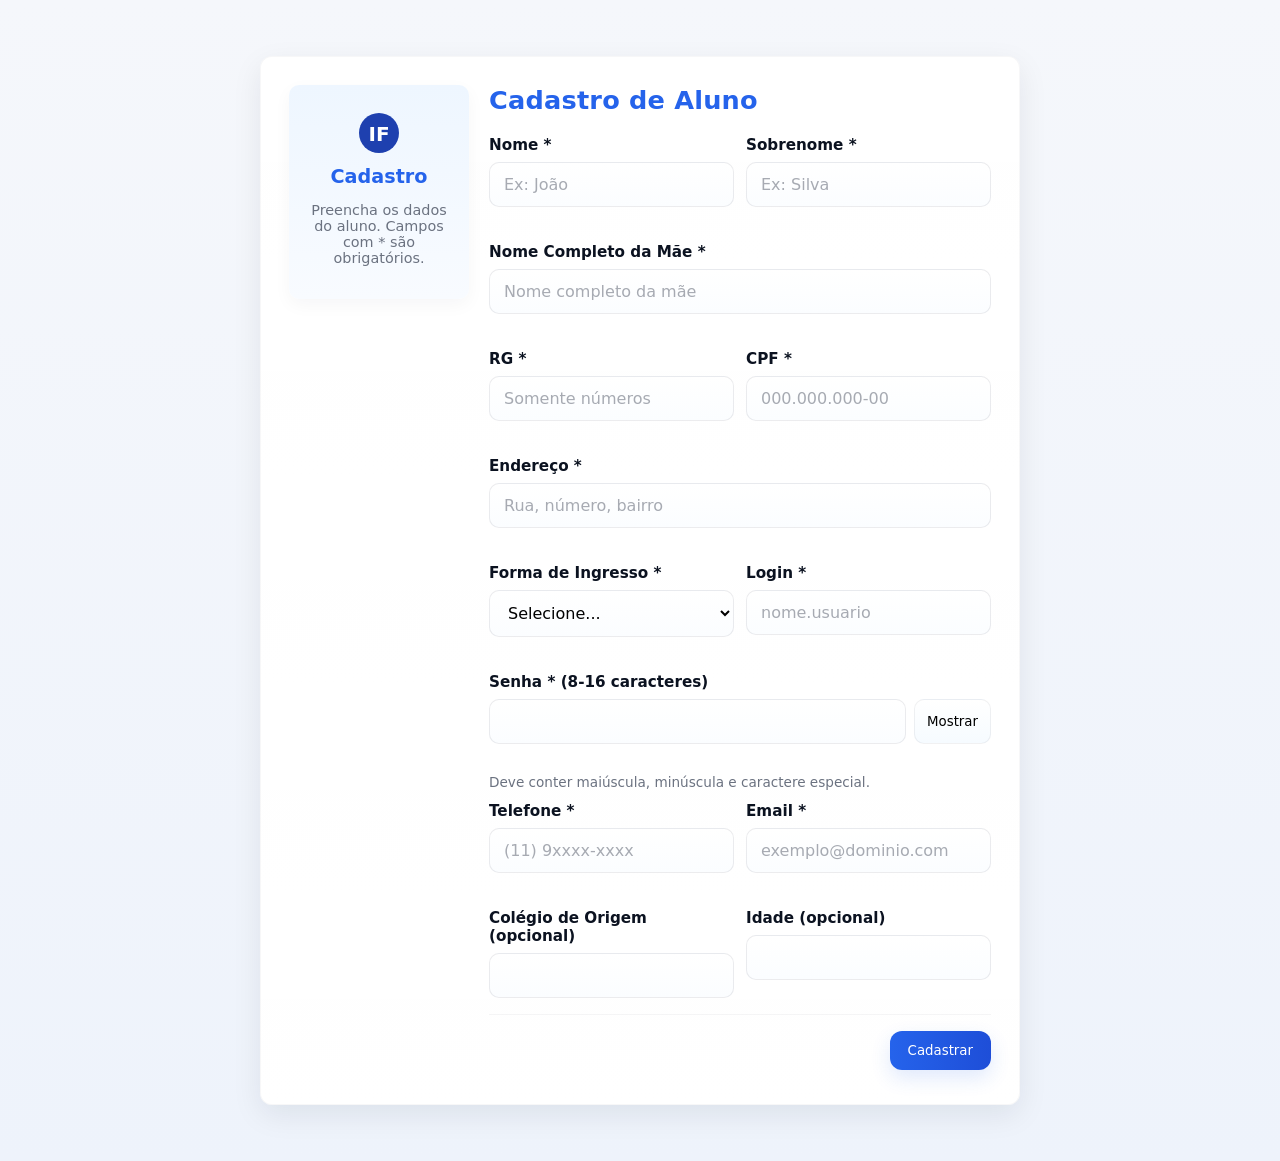
<file: AtividadeCadastro/index.html>
<!doctype html>
<html lang="pt-BR">
  <head>
    <meta charset="utf-8" />
    <meta name="viewport" content="width=device-width,initial-scale=1" />
    <title>Cadastro de Aluno</title>
    <link rel="stylesheet" href="styles.css" />
  </head>
  <body>
    <main class="container">
      <div class="form-wrap">
        <aside class="brand">
          <div class="logo">
            <svg width="48" height="48" viewBox="0 0 24 24" fill="none" xmlns="http://www.w3.org/2000/svg" aria-hidden>
              <circle cx="12" cy="12" r="10" fill="#1e40af" />
              <text x="12" y="16" text-anchor="middle" font-size="10" fill="#fff" font-family="Arial" font-weight="700">IF</text>
            </svg>
          </div>
          <h2>Cadastro</h2>
          <p class="muted">Preencha os dados do aluno. Campos com * são obrigatórios.</p>
        </aside>

        <section class="form-area">
          <h1>Cadastro de Aluno</h1>
          <form id="cadForm" novalidate>
            <div class="form-grid">
              <div class="row">
                <label for="nome">Nome *</label>
                <input id="nome" name="nome" placeholder="Ex: João" required />
                <div class="error" data-for="nome"></div>
              </div>

              <div class="row">
                <label for="sobrenome">Sobrenome *</label>
                <input id="sobrenome" name="sobrenome" placeholder="Ex: Silva" required />
                <div class="error" data-for="sobrenome"></div>
              </div>

              <div class="row full">
                <label for="mae">Nome Completo da Mãe *</label>
                <input id="mae" name="mae" placeholder="Nome completo da mãe" required />
                <div class="error" data-for="mae"></div>
              </div>

              <div class="row">
                <label for="rg">RG *</label>
                <input id="rg" name="rg" maxlength="12" placeholder="Somente números" required />
                <div class="error" data-for="rg"></div>
              </div>

              <div class="row">
                <label for="cpf">CPF *</label>
                <input id="cpf" name="cpf" maxlength="14" placeholder="000.000.000-00" required />
                <div class="error" data-for="cpf"></div>
              </div>

              <div class="row full">
                <label for="endereco">Endereço *</label>
                <input id="endereco" name="endereco" placeholder="Rua, número, bairro" required />
                <div class="error" data-for="endereco"></div>
              </div>

              <div class="row">
                <label for="ingresso">Forma de Ingresso *</label>
                <select id="ingresso" name="ingresso" required>
                  <option value="">Selecione...</option>
                  <option>Vestibular</option>
                  <option>Enem</option>
                  <option>Transferência</option>
                  <option>Outro</option>
                </select>
                <div class="error" data-for="ingresso"></div>
              </div>

              <div class="row">
                <label for="login">Login *</label>
                <input id="login" name="login" placeholder="nome.usuario" required />
                <div class="error" data-for="login"></div>
              </div>

              <div class="row full">
                <label for="senha">Senha * (8-16 caracteres)</label>
                <div class="password-row">
                  <input id="senha" name="senha" type="password" required minlength="8" maxlength="16" />
                  <button type="button" id="togglePwd" aria-label="Mostrar senha">Mostrar</button>
                </div>
                <div class="error" data-for="senha"></div>
                <small class="hint">Deve conter maiúscula, minúscula e caractere especial.</small>
              </div>

              <div class="row">
                <label for="telefone">Telefone *</label>
                <input id="telefone" name="telefone" placeholder="(11) 9xxxx-xxxx" required />
                <div class="error" data-for="telefone"></div>
              </div>

              <div class="row">
                <label for="email">Email *</label>
                <input id="email" name="email" type="email" placeholder="exemplo@dominio.com" required />
                <div class="error" data-for="email"></div>
              </div>

              <div class="row">
                <label for="colegio">Colégio de Origem (opcional)</label>
                <input id="colegio" name="colegio" />
              </div>

              <div class="row">
                <label for="idade">Idade (opcional)</label>
                <input id="idade" name="idade" type="number" min="0" max="150" />
              </div>
            </div>

            <hr />

            <div class="actions">
              <button type="submit">Cadastrar</button>
            </div>
            <div id="result" class="result" role="status" aria-live="polite"></div>
          </form>
        </section>
      </div>
    </main>

    <script src="script.js"></script>
  </body>
</html>
</file>
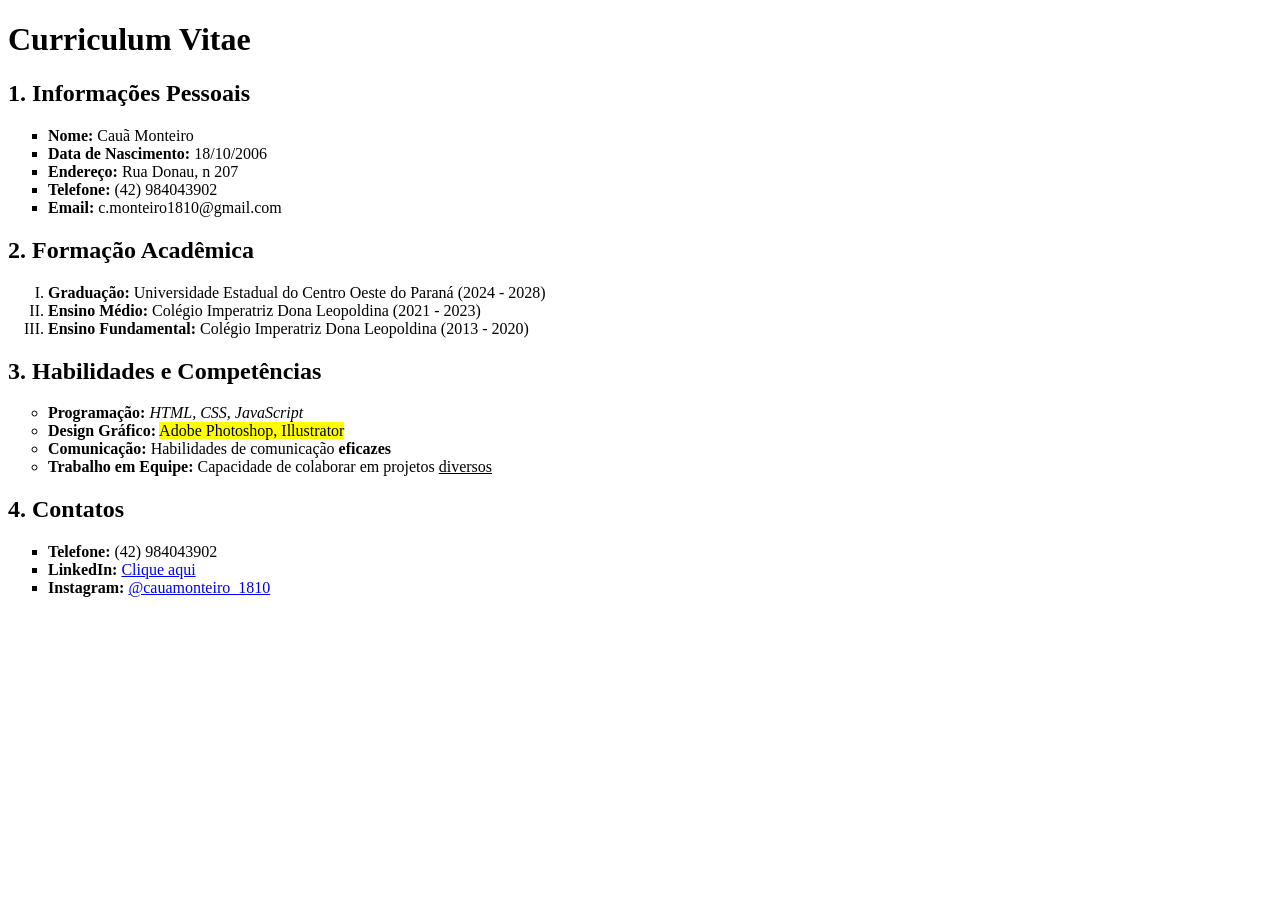
<file: Workspace aula1/html/curriculo.html>
<!DOCTYPE html>
<html lang="pt-br">
<head>
    <meta charset="UTF-8">
    <meta name="viewport" content="width=device-width, initial-scale=1.0">
    <title>Curriculo</title>
</head>
<body>
    <h1>Curriculum Vitae</h1>

    <h2>1. Informações Pessoais</h1>
    <ul type="square">
        <li><b>Nome:</b> Cauã Monteiro</li>
        <li><b>Data de Nascimento:</b> 18/10/2006</li>
        <li><b>Endereço:</b> Rua Donau, n 207</li>
        <li><b>Telefone:</b> (42) 984043902</li>
        <li><b>Email:</b> c.monteiro1810@gmail.com</li>
    </ul>

    <h2>2. Formação Acadêmica</h2>
    <ol type="I">
        <li><b>Graduação:</b> Universidade Estadual do Centro Oeste do Paraná (2024 - 2028)</li>
        <li><b>Ensino Médio:</b> Colégio Imperatriz Dona Leopoldina (2021 - 2023)</li>
        <li><b>Ensino Fundamental:</b> Colégio Imperatriz Dona Leopoldina (2013 - 2020)</li>
    </ol>

    <h2>3. Habilidades e Competências</h2>
    <ul type="circle">
        <li><b>Programação:</b> <i>HTML, CSS, JavaScript</i></li>
        <li><b>Design Gráfico:</b> <mark>Adobe Photoshop, Illustrator</mark></li>
        <li><b>Comunicação:</b> Habilidades de comunicação <strong>eficazes</strong></li>
        <li><b>Trabalho em Equipe:</b> Capacidade de colaborar em projetos <u>diversos</u></li>
    </ul>

    <h2>4. Contatos</h2>
    <ul type="square">
        <li><b>Telefone:</b> (42) 984043902</li>
        <li><b>LinkedIn:</b> <a href="https://www.linkedin.com/in/cauã-monteiro-700252284" target="_blank">Clique aqui</a></li>
        <li><b>Instagram:</b> <a href="https://www.instagram.com/cauamonteiro_1810" target="_blank">@cauamonteiro_1810</a></li>
    </ul>

</body>
</html>
</file>
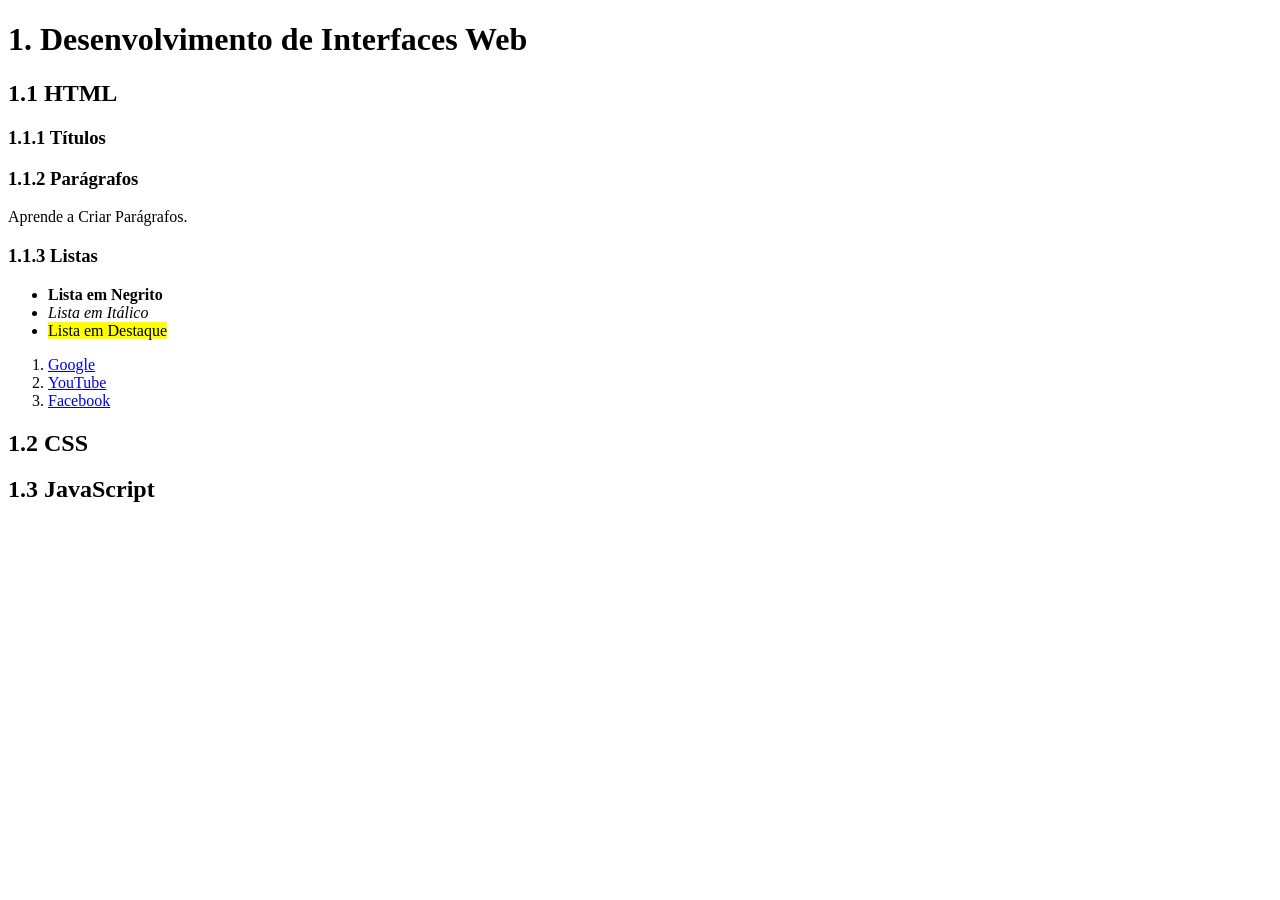
<file: Workspace aula1/html/introducao.html>
<!DOCTYPE html>
<html lang="pt-br">
<head>
    <meta charset="UTF-8">
    <meta name="viewport" content="width=device-width, initial-scale=1.0">
    <title>Document</title>
</head>
<body>
    <h1>1. Desenvolvimento de Interfaces Web</h1>
    <h2>1.1 HTML</h2>
    <h3>1.1.1 Títulos</h3>
    <h3>1.1.2 Parágrafos</h3>
    <p>Aprende a Criar Parágrafos.</p>
    <h3>1.1.3 Listas</h3>
    <ul>
        <li><b>Lista em Negrito</b></li>
        <li><i>Lista em Itálico</i></li>
        <li><mark>Lista em Destaque</mark></li>
    </ul>
    <ol>
        <li><a href="https://www.google.com" target="_blank">Google</a></li>
        <li><a href="https://www.youtube.com" target="_blank">YouTube</a></li>
        <li><a href="https://www.facebook.com" target="_blank">Facebook</a></li>
    </ol>
    <h2>1.2 CSS</h2>
    <h2>1.3 JavaScript</h2>
</body>
</html>
</file>
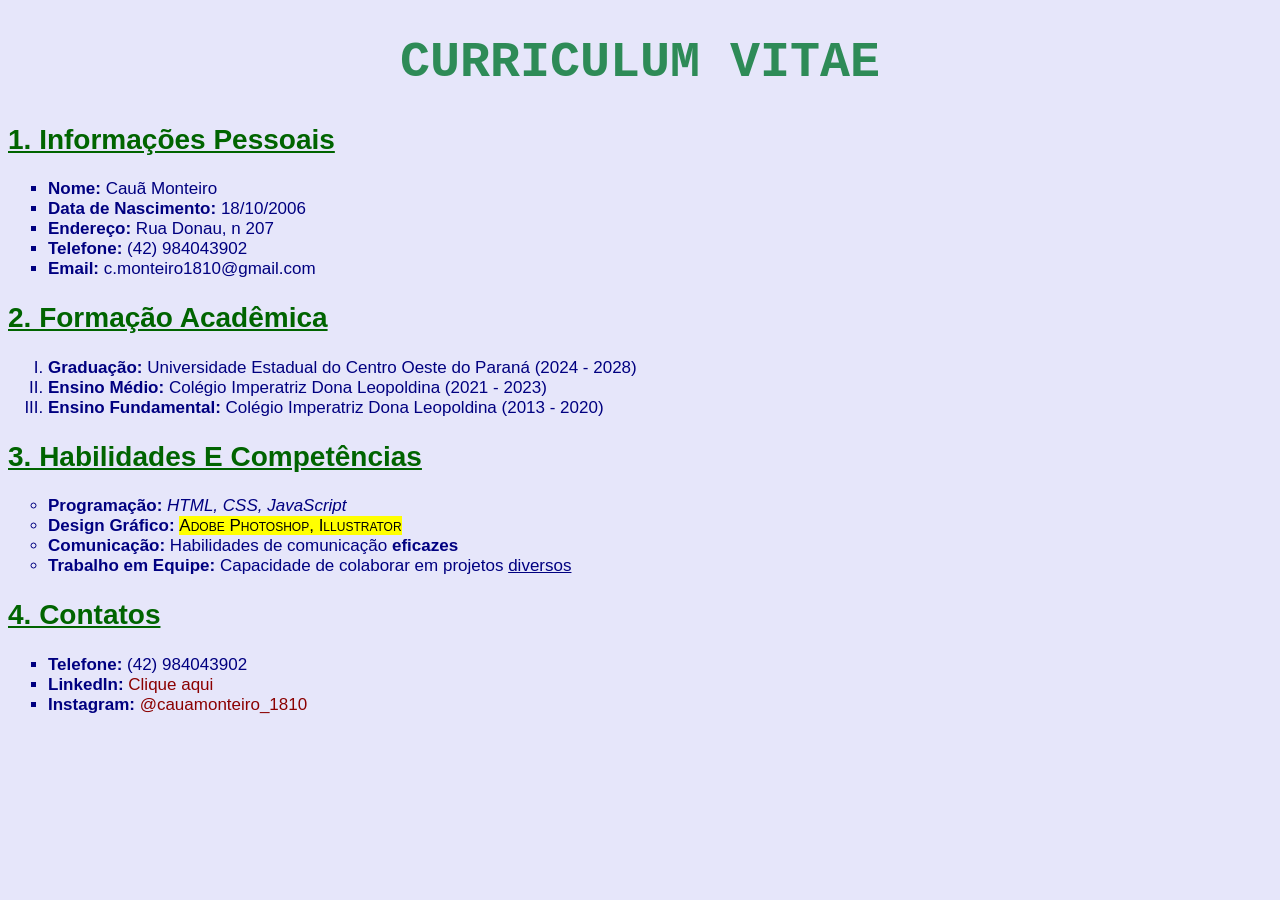
<file: Workspace aula2/html/curriculo.html>
<!DOCTYPE html>
<html lang="pt-br">
<head>
    <meta charset="UTF-8">
    <meta name="viewport" content="width=device-width, initial-scale=1.0">
    <title>Curriculo</title>
    <link rel="stylesheet" href="../css/style.css">
</head>
<body>
    <h1>Curriculum Vitae</h1>

    <h2>1. Informações Pessoais</h1>
    <ul type="square">
        <li><b>Nome:</b> Cauã Monteiro</li>
        <li><b>Data de Nascimento:</b> 18/10/2006</li>
        <li><b>Endereço:</b> Rua Donau, n 207</li>
        <li><b>Telefone:</b> (42) 984043902</li>
        <li><b>Email:</b> c.monteiro1810@gmail.com</li>
    </ul>

    <h2>2. Formação Acadêmica</h2>
    <ol type="I">
        <li><b>Graduação:</b> Universidade Estadual do Centro Oeste do Paraná (2024 - 2028)</li>
        <li><b>Ensino Médio:</b> Colégio Imperatriz Dona Leopoldina (2021 - 2023)</li>
        <li><b>Ensino Fundamental:</b> Colégio Imperatriz Dona Leopoldina (2013 - 2020)</li>
    </ol>

    <h2>3. Habilidades e Competências</h2>
    <ul type="circle">
        <li><b>Programação:</b> <i>HTML, CSS, JavaScript</i></li>
        <li><b>Design Gráfico:</b> <mark>Adobe Photoshop, Illustrator</mark></li>
        <li><b>Comunicação:</b> Habilidades de comunicação <strong>eficazes</strong></li>
        <li><b>Trabalho em Equipe:</b> Capacidade de colaborar em projetos <u>diversos</u></li>
    </ul>

    <h2>4. Contatos</h2>
    <ul type="square">
        <li><b>Telefone:</b> (42) 984043902</li>
        <li><b>LinkedIn:</b> <a href="https://www.linkedin.com/in/cauã-monteiro-700252284" target="_blank">Clique aqui</a></li>
        <li><b>Instagram:</b> <a href="https://www.instagram.com/cauamonteiro_1810" target="_blank">@cauamonteiro_1810</a></li>
    </ul>

</body>
</html>
</file>
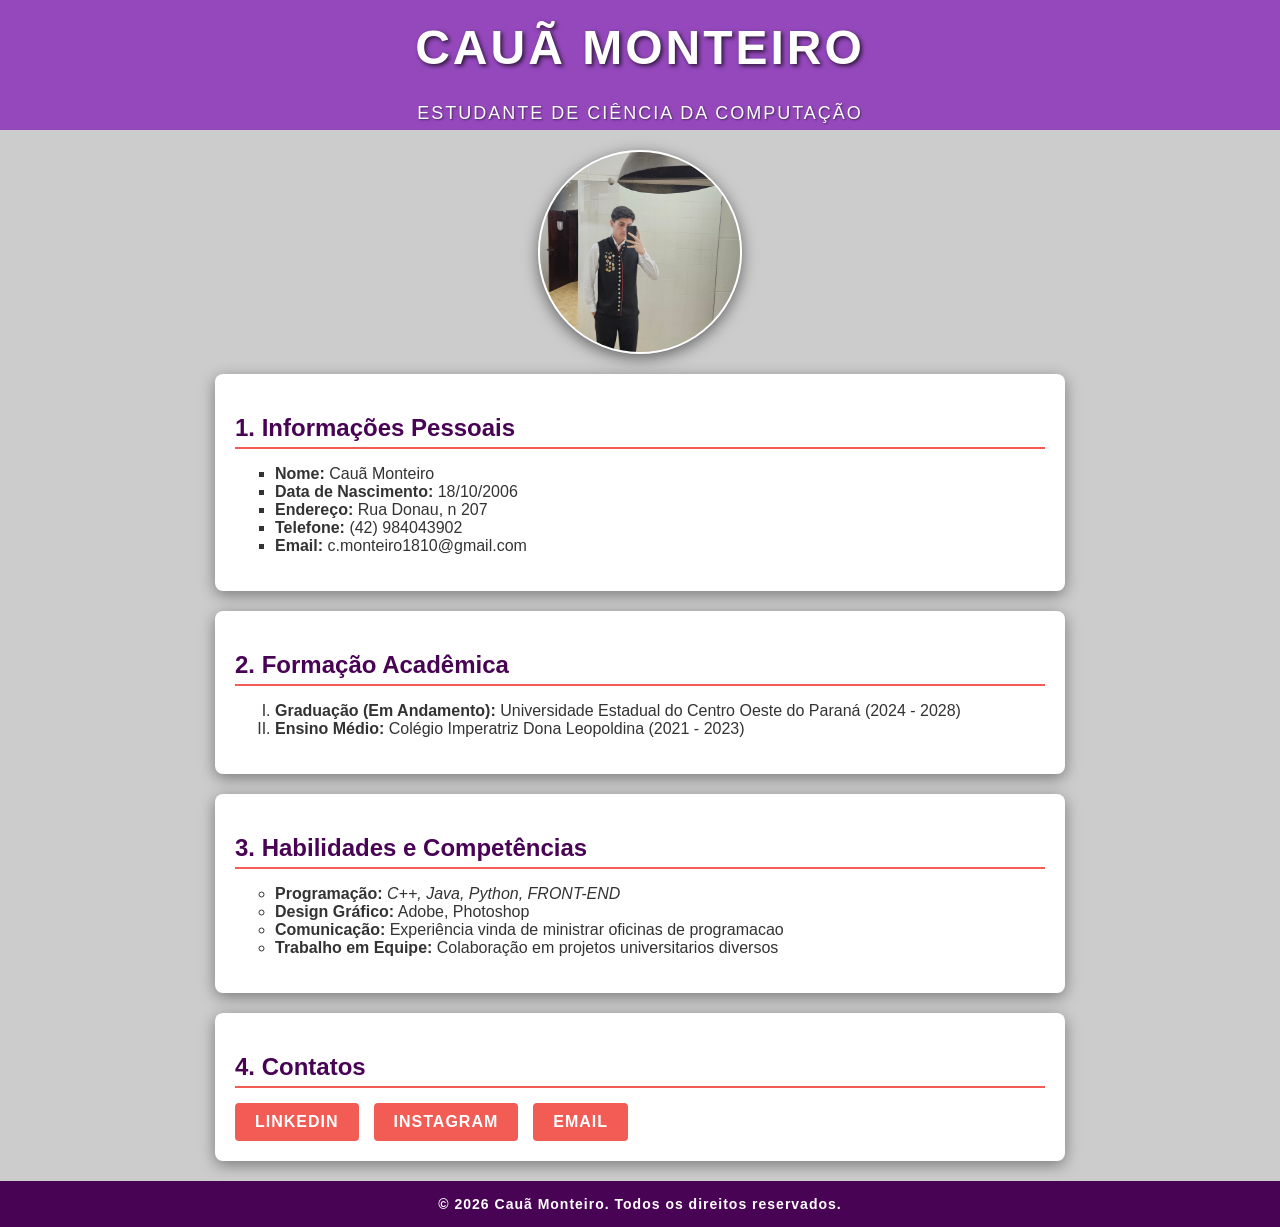
<file: Workspace aula5/curriculo/curriculo.html>
<!DOCTYPE html>
<html lang="pt-br">

<head>
    <meta charset="UTF-8">
    <meta name="viewport" content="width=device-width, initial-scale=1.0">
    <title>Curriculo</title>
    <link rel="stylesheet" href="style.css">
</head>

<body>

    <header>
        <div>
            <h1>Cauã Monteiro</h1>
            <p>Estudante de Ciência da Computação</p>
        </div>
    </header>
    <main>
        <section>
            <img src="./img/fotoPerfilCurriculo.jpg" class="perfil" alt="foto pessoal">

            <article>
                <h2>1. Informações Pessoais</h2>
                <ul type="square">
                    <li><b>Nome:</b> Cauã Monteiro</li>
                    <li><b>Data de Nascimento:</b> 18/10/2006</li>
                    <li><b>Endereço:</b> Rua Donau, n 207</li>
                    <li><b>Telefone:</b> (42) 984043902</li>
                    <li><b>Email:</b> c.monteiro1810@gmail.com</li>
                </ul>
            </article>

            <article>
                <h2>2. Formação Acadêmica</h2>
                <ol type="I">
                    <li><b>Graduação (Em Andamento):</b> Universidade Estadual do Centro Oeste do Paraná (2024 - 2028)</li>
                    <li><b>Ensino Médio:</b> Colégio Imperatriz Dona Leopoldina (2021 - 2023)</li>
                </ol>
            </article>

            <article>
                <h2>3. Habilidades e Competências</h2>
                <ul type="circle">
                    <li><b>Programação:</b> <i>C++, Java, Python, FRONT-END</i></li>
                    <li><b>Design Gráfico:</b> Adobe, Photoshop</li>
                    <li><b>Comunicação:</b> Experiência vinda de ministrar oficinas de programacao</li>
                    <li><b>Trabalho em Equipe:</b> Colaboração em projetos universitarios diversos</li>
                </ul>
            </article>

            <article>
                <h2>4. Contatos</h2>
                <div class="contatos-links">
                    <a href="https://www.linkedin.com" target="_blank" class="btn">LinkedIn</a>
                    <a href="https://www.instagram.com" target="_blank" class="btn">Instagram</a>
                    <a href="mailto:c.monteiro1810@gmail.com" target="_blank" class="btn">Email</a>
                </div>
            </article>
        </section>
    </main>
    <footer>
        <p>&copy; 2026 Cauã Monteiro. Todos os direitos reservados.</p>
    </footer>
</body>

</html>
</file>
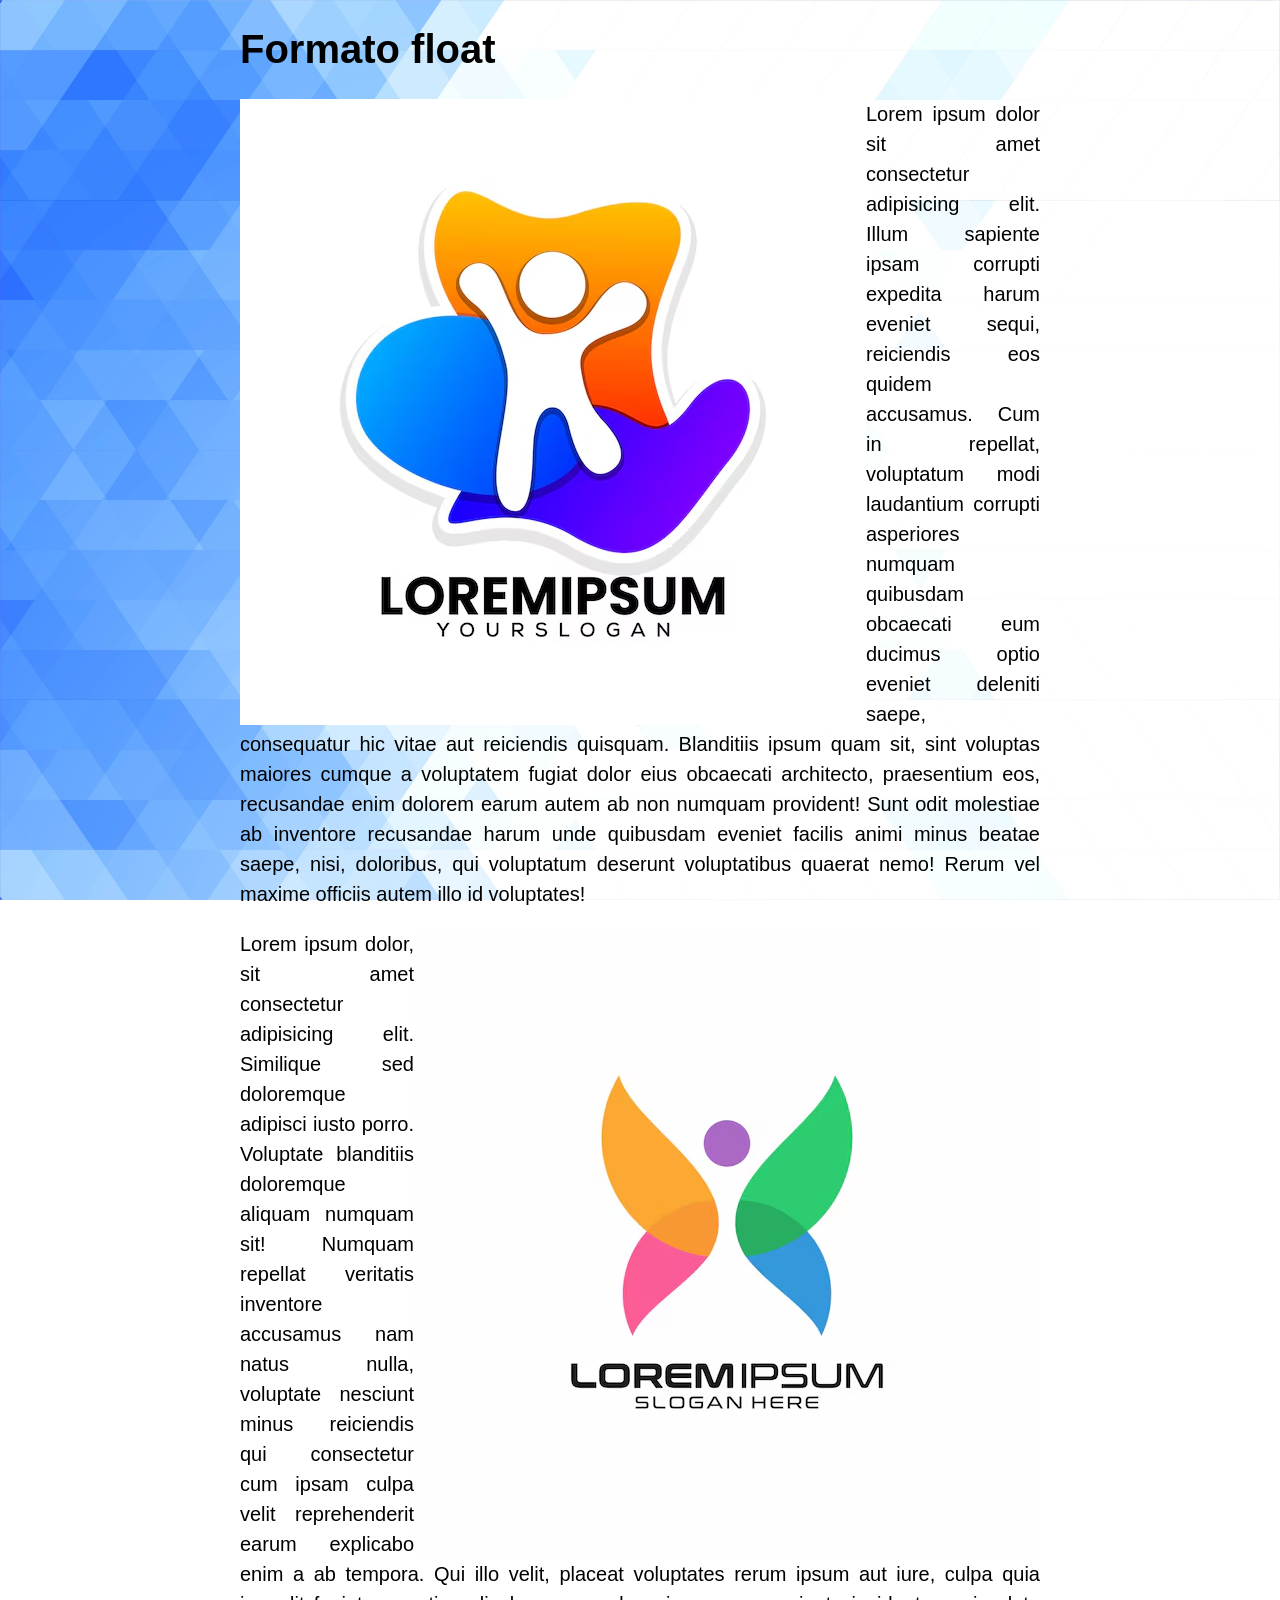
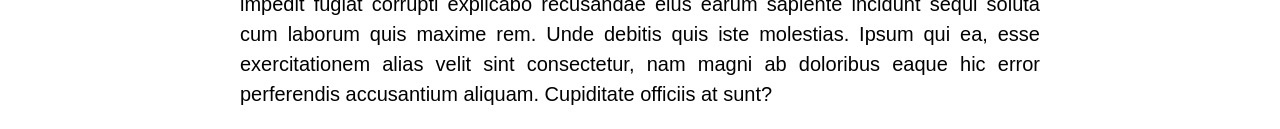
<file: WorkspaceAula4/CSS/float.html>
<!DOCTYPE html>
<html lang="en">
<head>
    <meta charset="UTF-8">
    <meta name="viewport" content="width=device-width, initial-scale=1.0">
    <title>Document</title>
    <style>
        body{
            margin: auto;
            font-family: Arial, Helvetica, sans-serif;
            width: 800px;
            font-size: 20px;
            background-image: url(../images/imagens/bg.jpg);
            background-repeat: no-repeat;
            background-size: 100% 100%;
            background-attachment: fixed;
            background-position: right bottom;
        }
        .logo1{
            float: left;
        }
        .logo2{
            float: right;
        }
        p{
            line-height: 1.5;
            text-align: justify;
        }
    </style>
</head>
<body>
    <h1>Formato float</h1>
    <img src="../images/imagens/logo-lorem.avif" class="logo1" alt="exemplo de texto lorem">
    <p>Lorem ipsum dolor sit amet consectetur adipisicing elit. Illum sapiente ipsam corrupti expedita harum eveniet sequi, reiciendis eos quidem accusamus. Cum in repellat, voluptatum modi laudantium corrupti asperiores numquam quibusdam obcaecati eum ducimus optio eveniet deleniti saepe, consequatur hic vitae aut reiciendis quisquam. Blanditiis ipsum quam sit, sint voluptas maiores cumque a voluptatem fugiat dolor eius obcaecati architecto, praesentium eos, recusandae enim dolorem earum autem ab non numquam provident! Sunt odit molestiae ab inventore recusandae harum unde quibusdam eveniet facilis animi minus beatae saepe, nisi, doloribus, qui voluptatum deserunt voluptatibus quaerat nemo! Rerum vel maxime officiis autem illo id voluptates!</p>
    <img src="../images/imagens/logo-lorem2.avif" class="logo2" alt="Exemplo 2 de texto lorem">
    <p>Lorem ipsum dolor, sit amet consectetur adipisicing elit. Similique sed doloremque adipisci iusto porro. Voluptate blanditiis doloremque aliquam numquam sit! Numquam repellat veritatis inventore accusamus nam natus nulla, voluptate nesciunt minus reiciendis qui consectetur cum ipsam culpa velit reprehenderit earum explicabo enim a ab tempora. Qui illo velit, placeat voluptates rerum ipsum aut iure, culpa quia impedit fugiat corrupti explicabo recusandae eius earum sapiente incidunt sequi soluta cum laborum quis maxime rem. Unde debitis quis iste molestias. Ipsum qui ea, esse exercitationem alias velit sint consectetur, nam magni ab doloribus eaque hic error perferendis accusantium aliquam. Cupiditate officiis at sunt?</p>

</body>
</html>
</file>
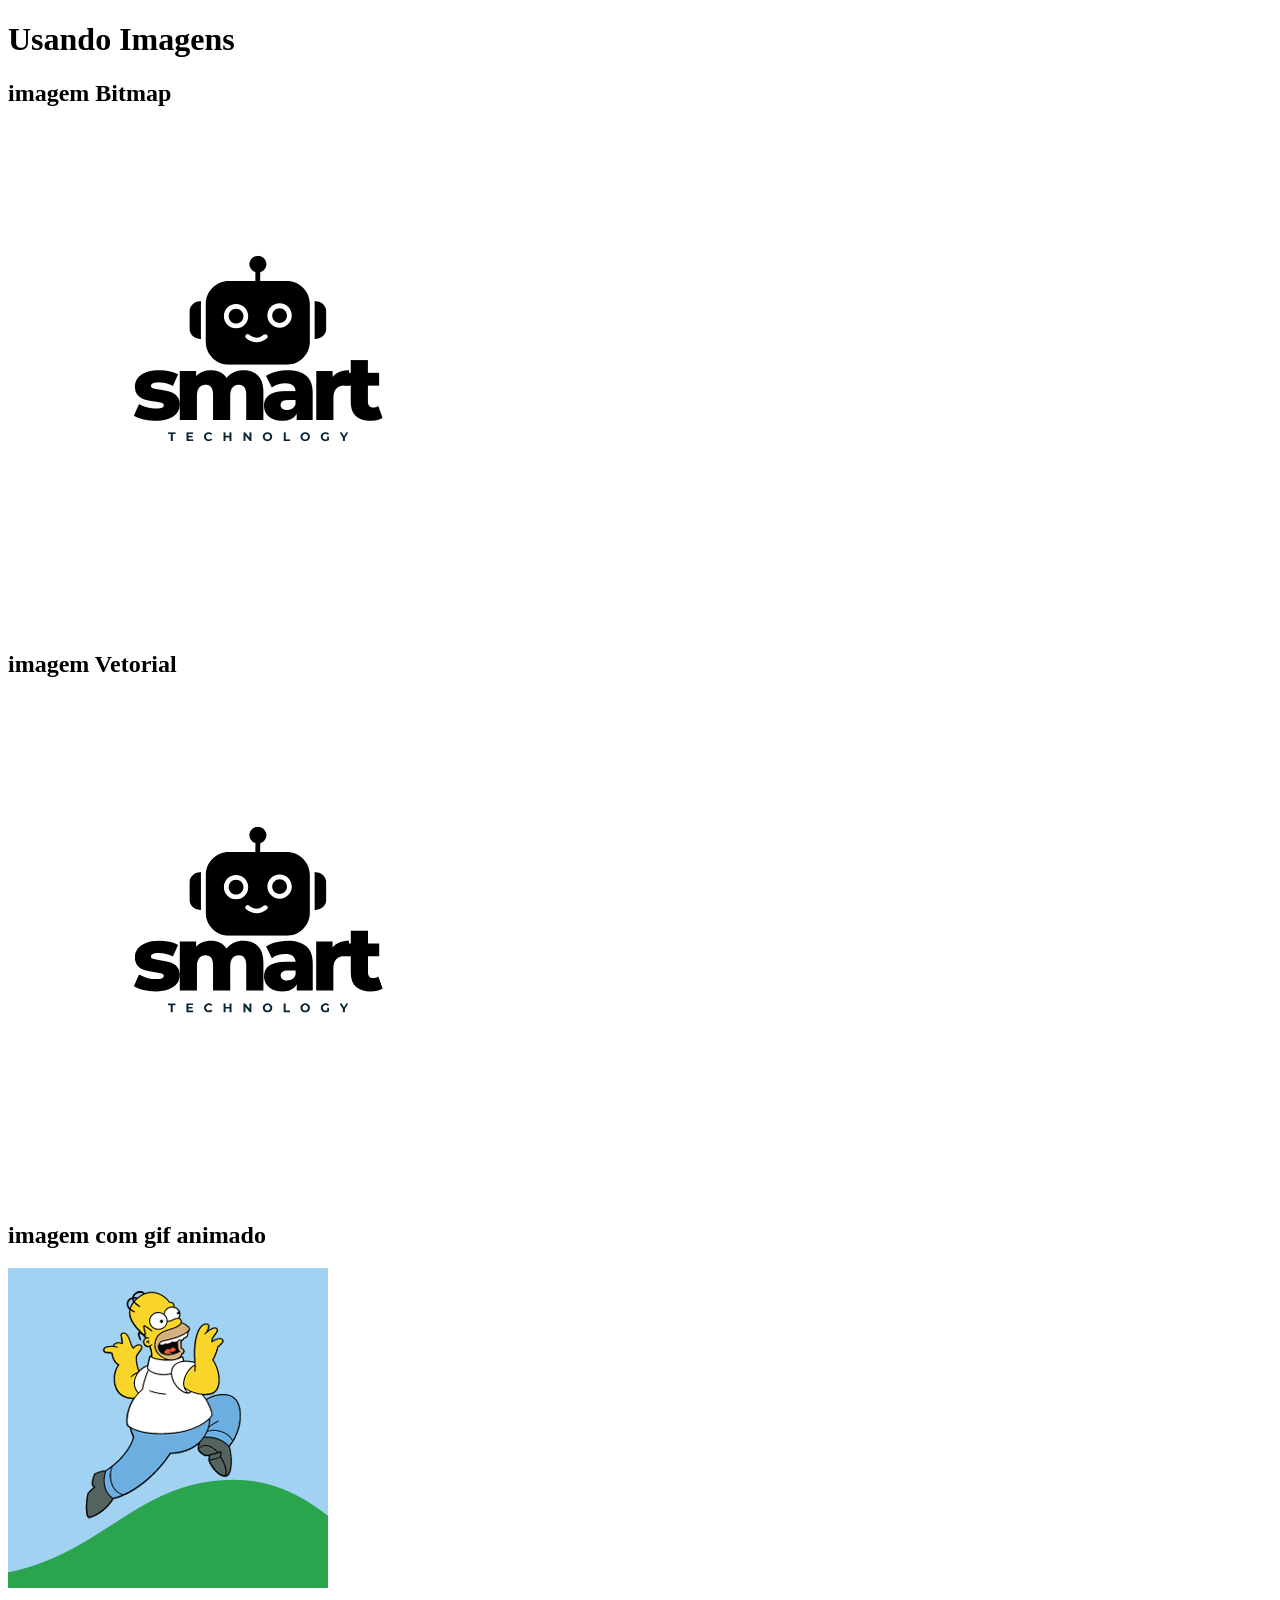
<file: WorkspaceAula4/CSS/Imagem.html>
<!DOCTYPE html>
<html lang="en">
<head>
    <meta charset="UTF-8">
    <title>Document</title>
    <style>
        image {
            width: 500px;
        }
    </style>
</head>
<body>

    <h1>Usando Imagens</h1>
    <h2>imagem Bitmap</h2>
    <image src="../images/imagens/logo-sem-fundo.png" alt="Logo sem fundo png"></image>
    <h2>imagem Vetorial</h2>
    <image src="../images/imagens/logo-sem-fundo.svg" alt="Logo com fundo svg"></image>
    <h2>imagem com gif animado</h2>
    <image src="../images/imagens/gif-animado.gif" alt="Gif animado"></image>

</body>
</html>
</file>
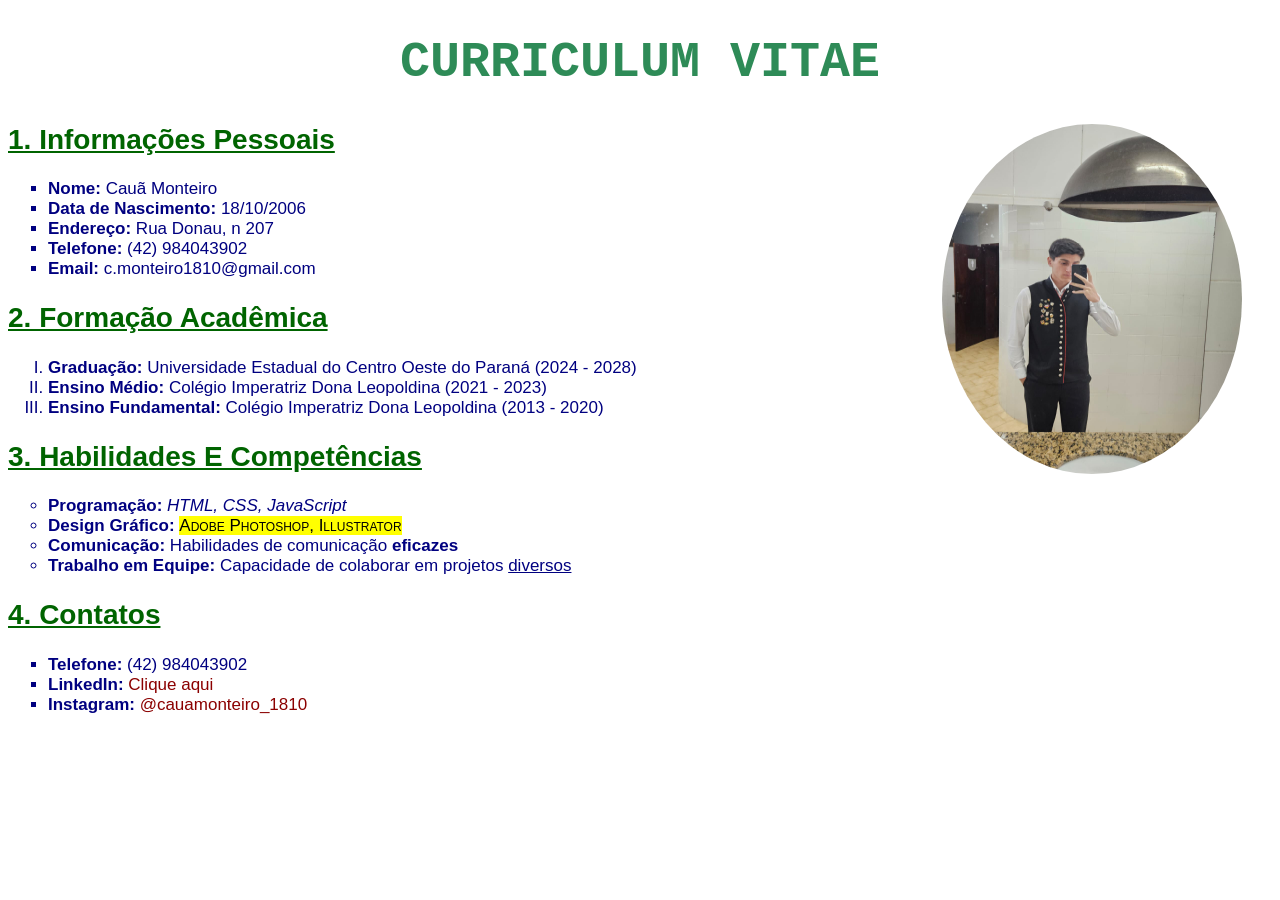
<file: WorkspaceAula4/curriculo3/curriculo.html>
<!DOCTYPE html>
<html lang="pt-br">
<head>
    <meta charset="UTF-8">
    <meta name="viewport" content="width=device-width, initial-scale=1.0">
    <title>Curriculo</title>
    <link rel="stylesheet" href="style.css">
</head>
<body>
    <h1>Curriculum Vitae</h1>

    <img src="fotoPerfilCurriculo.jpg" class="perfil" alt="foto pessoal">

    <h2>1. Informações Pessoais</h2>
    <ul type="square">
        <li><b>Nome:</b> Cauã Monteiro</li>
        <li><b>Data de Nascimento:</b> 18/10/2006</li>
        <li><b>Endereço:</b> Rua Donau, n 207</li>
        <li><b>Telefone:</b> (42) 984043902</li>
        <li><b>Email:</b> c.monteiro1810@gmail.com</li>
    </ul>

    <h2>2. Formação Acadêmica</h2>
    <ol type="I">
        <li><b>Graduação:</b> Universidade Estadual do Centro Oeste do Paraná (2024 - 2028)</li>
        <li><b>Ensino Médio:</b> Colégio Imperatriz Dona Leopoldina (2021 - 2023)</li>
        <li><b>Ensino Fundamental:</b> Colégio Imperatriz Dona Leopoldina (2013 - 2020)</li>
    </ol>

    <h2>3. Habilidades e Competências</h2>
    <ul type="circle">
        <li><b>Programação:</b> <i>HTML, CSS, JavaScript</i></li>
        <li><b>Design Gráfico:</b> <mark>Adobe Photoshop, Illustrator</mark></li>
        <li><b>Comunicação:</b> Habilidades de comunicação <strong>eficazes</strong></li>
        <li><b>Trabalho em Equipe:</b> Capacidade de colaborar em projetos <u>diversos</u></li>
    </ul>

    <h2>4. Contatos</h2>
    <ul type="square">
        <li><b>Telefone:</b> (42) 984043902</li>
        <li><b>LinkedIn:</b> <a href="https://www.linkedin.com/in/cauã-monteiro-700252284" target="_blank">Clique aqui</a></li>
        <li><b>Instagram:</b> <a href="https://www.instagram.com/cauamonteiro_1810" target="_blank">@cauamonteiro_1810</a></li>
    </ul>

</body>
</html>
</file>
<file: AtividadeCadastro/styles.css>
:root {
    --bg: #f5f7fb;
    --card: #ffffff;
    --primary: #2563eb;
    /* azul calmo, contraste bom */
    --accent: #0ea5a4;
    /* verde-azulado para destaques */
    --muted: #6b7280;
    --error: #dc2626;
    --radius: 8px;
}

* {
    box-sizing: border-box;
    font-family: system-ui, -apple-system, Segoe UI, Roboto, "Helvetica Neue", Arial;
    -webkit-font-smoothing: antialiased;
    -moz-osx-font-smoothing: grayscale;
}

body {
    background: linear-gradient(180deg, var(--bg), #eef3fb);
    margin: 0;
    padding: 28px;
    color: #0f172a;
}

.container {
    max-width: 760px;
    margin: 28px auto;
    padding: 28px 28px 22px 28px;
    background: linear-gradient(180deg, rgba(255, 255, 255, 0.98), var(--card));
    border-radius: calc(var(--radius) + 4px);
    box-shadow: 0 10px 30px rgba(16, 24, 40, 0.08);
    border: 1px solid rgba(16, 24, 40, 0.03);
}

h1 {
    margin-top: 0;
    color: var(--primary);
    font-size: 1.6rem;
    letter-spacing: 0.2px;
}

.row {
    display: flex;
    flex-direction: column;
    margin-bottom: 14px;
}

label {
    font-weight: 600;
    margin-bottom: 8px;
    color: #0b1220;
}

input,
select {
    padding: 12px 14px;
    border: 1px solid rgba(17, 24, 39, 0.08);
    border-radius: 10px;
    font-size: 1rem;
    background: linear-gradient(180deg, #fff, #fbfdff);
    transition: box-shadow .18s ease, transform .08s ease, border-color .12s ease;
}

input:hover,
select:hover {
    transform: translateY(-1px)
}

input:focus,
select:focus {
    outline: none;
    box-shadow: 0 8px 20px rgba(37, 99, 235, 0.12);
    border-color: var(--primary);
}

.password-row {
    display: flex;
    gap: 8px;
}

.password-row input {
    flex: 1
}

#togglePwd {
    padding: 9px 12px;
    border-radius: 10px;
    border: 1px solid rgba(17, 24, 39, 0.06);
    background: linear-gradient(180deg, #fff, #f6fbff);
    cursor: pointer;
}

.hint {
    color: var(--muted);
    font-size: .85rem;
    margin-top: 6px
}

.actions {
    display: flex;
    justify-content: flex-end;
    margin-top: 12px
}

button[type="submit"] {
    background: linear-gradient(90deg, var(--primary), #1e4ed8);
    color: #fff;
    border: none;
    padding: 12px 18px;
    border-radius: 12px;
    cursor: pointer;
    box-shadow: 0 8px 20px rgba(37, 99, 235, 0.14);
    transition: transform .12s ease, box-shadow .12s ease;
}

button[type="submit"]:hover {
    transform: translateY(-2px);
    box-shadow: 0 12px 30px rgba(37, 99, 235, 0.18)
}

.error {
    color: var(--error);
    font-size: .88rem;
    min-height: 18px;
    margin-top: 6px;
}

hr {
    border: none;
    border-top: 1px solid rgba(15, 23, 42, 0.04);
    margin: 16px 0
}

.result {
    margin-top: 12px;
    color: green;
    font-weight: 600
}

@media(max-width:640px) {
    .container {
        padding: 16px
    }

    h1 {
        font-size: 1.25rem
    }
}

.form-wrap {
    display: flex;
    gap: 20px;
    align-items: flex-start;
    flex-wrap: wrap
}

.brand {
    width: 180px;
    padding: 18px;
    border-radius: 10px;
    background: linear-gradient(180deg, #eef6ff, #f8fbff);
    box-shadow: 0 6px 18px rgba(16, 24, 40, 0.04);
    text-align: center;
    flex: 0 0 180px
}

.brand .logo {
    margin: 6px auto 8px
}

.brand h2 {
    margin: 6px 0 4px;
    color: var(--primary);
    font-size: 1.2rem
}

.brand .muted {
    color: var(--muted);
    font-size: .9rem
}

.form-area {
    flex: 1;
    min-width: 0
}

.form-grid {
    display: grid;
    grid-template-columns: 1fr 1fr;
    gap: 12px
}

.form-grid .row {
    margin-bottom: 0
}

.form-grid .row.full {
    grid-column: 1/-1
}

@media(min-width:640px) {
    label {
        font-size: .95rem
    }
}

input::placeholder,
select::placeholder {
    color: rgba(15, 23, 42, 0.36)
}

input,
select,
textarea {
    width: 100%;
    box-sizing: border-box
}

.brand svg {
    max-width: 48px;
    height: auto;
    display: block;
    margin: 0 auto
}
</file>
<file: Workspace aula2/css/style.css>
body{
    background-color: #E6E6FA;
    font-family: Arial, Helvetica, sans-serif;
}

h1{
    text-align: center;
    text-transform: uppercase;
    font-size: 50px;
    color: #2E8B57;
    font-family: 'Courier New', Courier, monospace;
}

h2{
    color: #006400;
    font-size: 28px;
    text-decoration: underline;
    text-transform: capitalize;
}

ul{
    font-size: 18px;
    color: #000080;
}

ol{
    font-size: 18px;
    color: #000080;
}

li{
    font-size: 17px;
    text-align: left;
}

p{
    text-indent: 40px;
}

b{
    font-weight: bold;
}

i{
    font-style: italic;
}

a{
    text-decoration: none;
    color: #8B0000;
}

a:hover{
    text-decoration: underline;
}

mark{
    font-variant: small-caps;
}
</file>
<file: Workspace aula5/curriculo/style.css>
body{
    margin: 0;
    font-family: Arial, Helvetica, sans-serif;
    background-color: #ccc;
    color: #333;
}

header{
    background-color: #9448bc;
    color: white;
    height: 130px;
    width: 100%;
    display: flex;
    align-items: center;
    justify-content: center;
    text-align: center;
    color: #fff;
}

header div{
    display: flex;
    flex-direction: column;
    align-items: center;
    justify-content: center;
    padding: 5px;
}

header div h1{
    font-size: 48px;
    margin-bottom: 10px;
    text-transform: uppercase;
    letter-spacing: 3px;
    text-shadow: 2px 2px 4px rgba(0, 0, 0, 0.7);
}
header div p{
    font-size: 18px;
    text-transform: uppercase;
    letter-spacing: 2px;
    text-shadow: 1px 1px 2px rgba(0, 0, 0, 0.5);
}

main{
    width: 90%;
    max-width: 850px;
    margin: 20px auto;
}

.perfil{
   width: 200px;
    height: 200px;
    border-radius: 50%;
    border: 2px solid #fff;
    display: block;
    margin: 0 auto 20px;
    box-shadow: 0 4px 15px rgba(0,0,0,0.5);
    object-fit: cover;
}

article{
    background-color: #fff;
    margin-bottom: 20px;
    padding: 20px;
    border-radius: 8px;
    box-shadow: 0 4px 15px rgba(0,0,0,0.4);
}

article h2{
    color: #480355;
    margin-bottom: 15px;
    border-bottom: 2px solid #f25c54;
    padding-bottom: 5px;
}

.contatos-links{
    display: flex;
    gap: 15px;
    margin-top: 10px;
}
.btn{
    background-color: #f25c54;
    color: white;
    padding: 10px 20px;
    text-decoration: none;
    text-transform: uppercase;
    letter-spacing: 1px;
    border-radius: 4px; 
    font-weight: bold;
    transition: transform 0.2s, background-color 0.2s;
}

.btn:hover{
    background-color: #9448bc;
    transform: scale(1.05);
}

footer{
    background-color: #480355;
    color: white;
    text-align: center;
    padding: 15px 0;
    margin-top: 20px;
}
footer p{
    margin: 0;
    font-size: 14px;
    letter-spacing: 1px;
    font-weight: bold;
    transform: uppercase;
}
</file>
<file: WorkspaceAula4/curriculo3/style.css>
body{
    font-family: Arial, Helvetica, sans-serif;
    background-image: url(https://img.freepik.com/vetores-gratis/fundo-de-estrutura-de-arame-geometrico-abstrato_52683-59421.jpg);
    background-size: cover;
    background-attachment: fixed;
    background-repeat: no-repeat;
}

.perfil{
    width: 300px;
    height: 350px;
    border-radius: 50%;
    display: block;
    margin-left: auto;
    margin-right: 30px;
    margin-bottom: 20px;
    float: right;
}

h1{
    text-align: center;
    text-transform: uppercase;
    font-size: 50px;
    color: #2E8B57;
    font-family: 'Courier New', Courier, monospace;
}

h2{
    color: #006400;
    font-size: 28px;
    text-decoration: underline;
    text-transform: capitalize;
}

ul{
    font-size: 18px;
    color: #000080;
}

ol{
    font-size: 18px;
    color: #000080;
}

li{
    font-size: 17px;
    text-align: left;
}

p{
    text-indent: 40px;
}

b{
    font-weight: bold;
}

i{
    font-style: italic;
}

a{
    text-decoration: none;
    color: #8B0000;
}

a:hover{
    text-decoration: underline;
}

mark{
    font-variant: small-caps;
}
</file>
